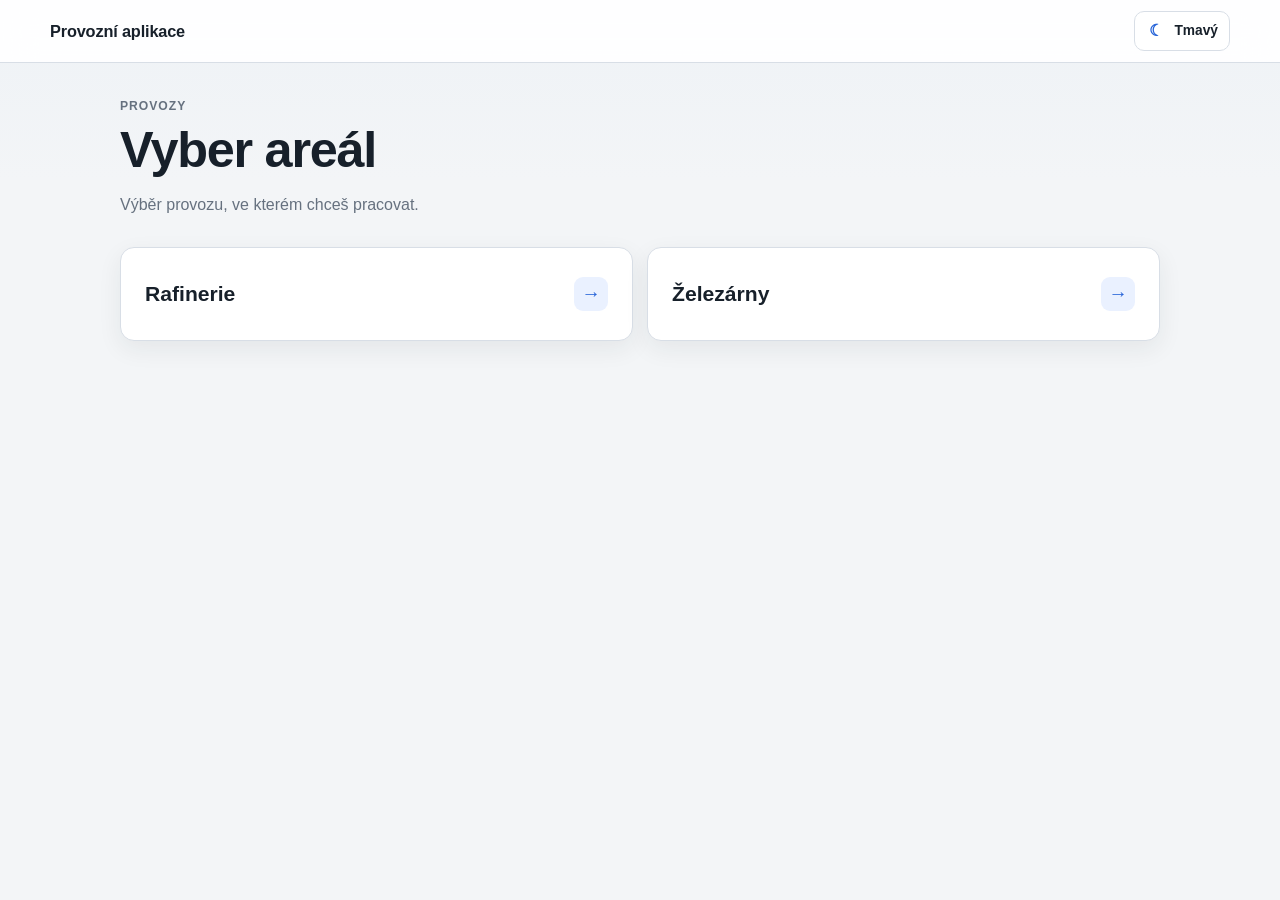
<file: index.html>
<!DOCTYPE html>
<html lang="cs">
<head>
  <meta charset="UTF-8">
  <meta name="viewport" content="width=device-width, initial-scale=1.0">
  <meta name="theme-color" content="#f3f5f7">
  <title>Provozní aplikace</title>
  <script src="assets/theme.js?v=1"></script>
  <link rel="stylesheet" href="assets/styles.css?v=1">
</head>
<body>
  <header class="app-bar">
    <div class="app-bar-inner">
      <a class="app-brand" href="index.html">Provozní aplikace</a>
      <button class="theme-toggle" type="button" data-theme-toggle aria-label="Přepnout motiv">
        <span class="theme-toggle-icon" data-theme-icon aria-hidden="true">☾</span>
        <span data-theme-label>Tmavý</span>
      </button>
    </div>
  </header>
  <main class="page-shell">
    <header class="page-header">
      <p class="eyebrow">Provozy</p>
      <h1>Vyber areál</h1>
      <p class="page-description">Výběr provozu, ve kterém chceš pracovat.</p>
    </header>

    <section class="menu-list" aria-label="Výběr areálu">
      <a class="menu-card" href="rafinerie/rafinerie.html">
        <span>Rafinerie</span>
        <span class="menu-arrow" aria-hidden="true">→</span>
      </a>
      <a class="menu-card" href="zelezarny/zelezarny.html">
        <span>Železárny</span>
        <span class="menu-arrow" aria-hidden="true">→</span>
      </a>
    </section>
  </main>
</body>
</html>
</file>
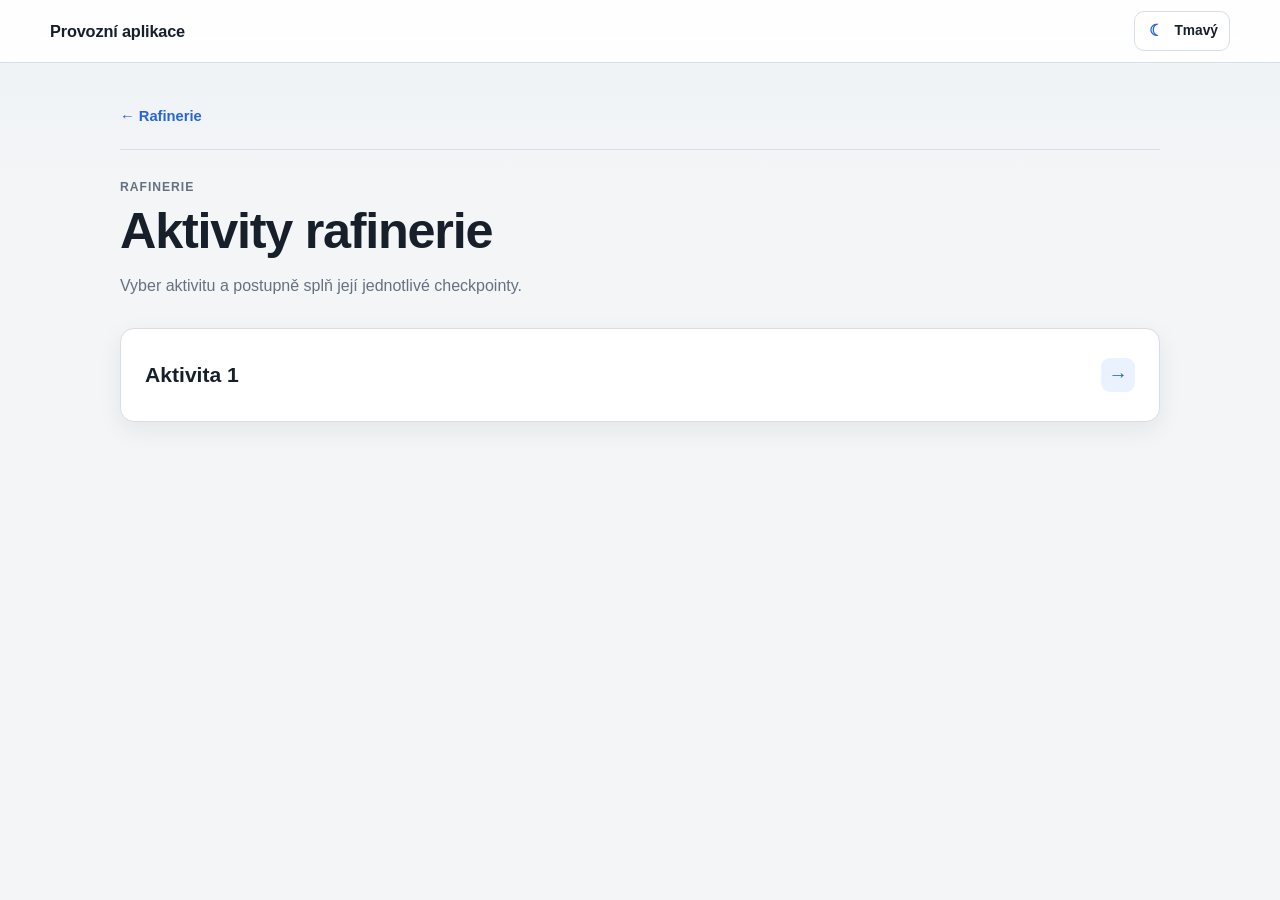
<file: rafinerie/aktivity-rafinerie.html>
<!DOCTYPE html>
<html lang="cs">
<head>
  <meta charset="UTF-8">
  <meta name="viewport" content="width=device-width, initial-scale=1.0">
  <meta name="theme-color" content="#f3f5f7">
  <title>Aktivity rafinerie</title>
  <script src="../assets/theme.js?v=1"></script>
  <link rel="stylesheet" href="../assets/styles.css?v=1">
</head>
<body>
  <header class="app-bar">
    <div class="app-bar-inner">
      <a class="app-brand" href="../index.html">Provozní aplikace</a>
      <button class="theme-toggle" type="button" data-theme-toggle aria-label="Přepnout motiv">
        <span class="theme-toggle-icon" data-theme-icon aria-hidden="true">☾</span>
        <span data-theme-label>Tmavý</span>
      </button>
    </div>
  </header>
  <main class="page-shell">
    <nav class="top-nav" aria-label="Navigace">
      <a class="back-link" href="rafinerie.html">← Rafinerie</a>
    </nav>

    <header class="page-header">
      <p class="eyebrow">Rafinerie</p>
      <h1>Aktivity rafinerie</h1>
      <p class="page-description">Vyber aktivitu a postupně splň její jednotlivé checkpointy.</p>
    </header>

    <section class="menu-list" aria-label="Výběr aktivity rafinerie">
      <a class="menu-card" href="aktivity/aktivita-1.html">
        <span>Aktivita 1</span>
        <span class="menu-arrow" aria-hidden="true">→</span>
      </a>
    </section>
  </main>
</body>
</html>
</file>
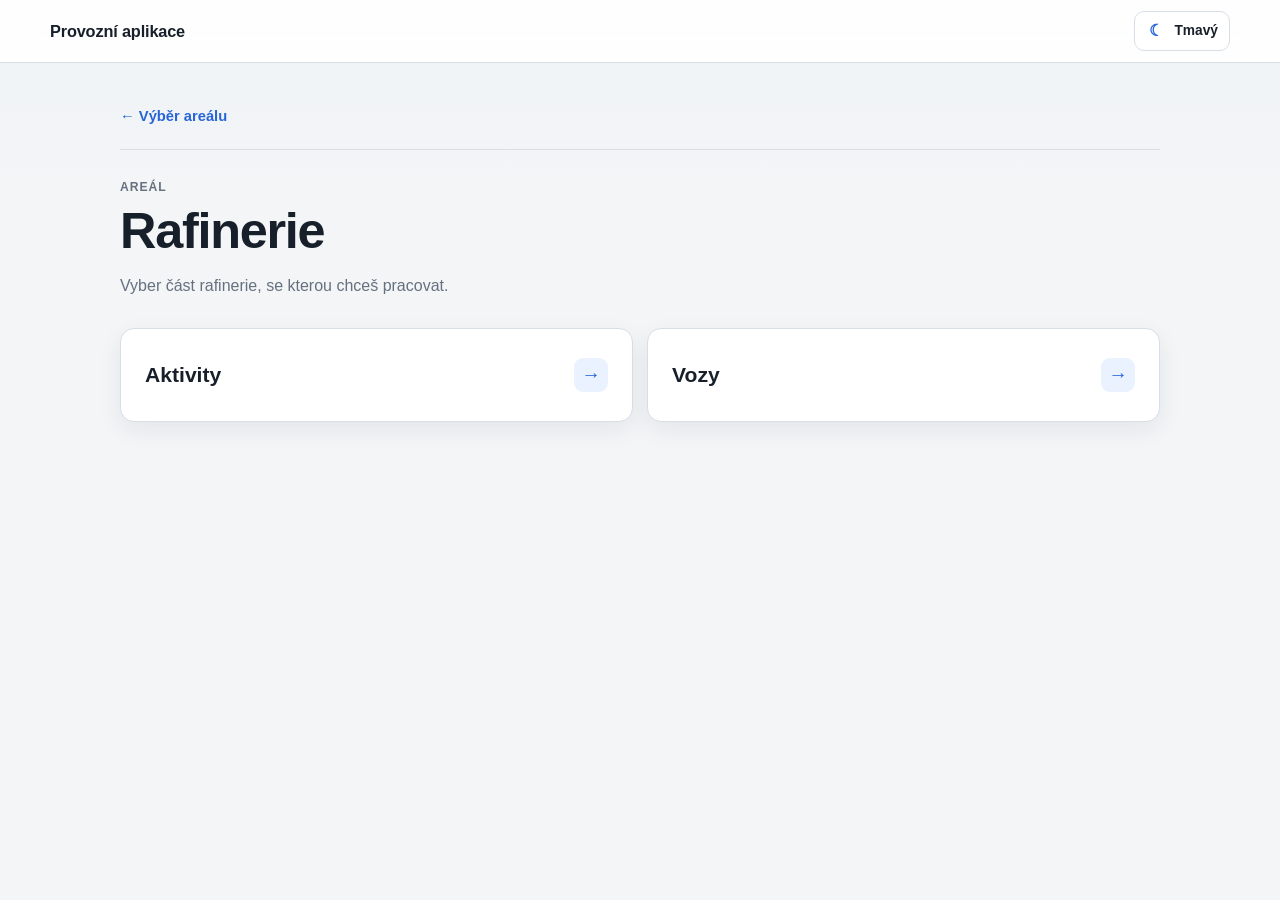
<file: rafinerie/rafinerie.html>
<!DOCTYPE html>
<html lang="cs">
<head>
  <meta charset="UTF-8">
  <meta name="viewport" content="width=device-width, initial-scale=1.0">
  <meta name="theme-color" content="#f3f5f7">
  <title>Rafinerie</title>
  <script src="../assets/theme.js?v=1"></script>
  <link rel="stylesheet" href="../assets/styles.css?v=1">
</head>
<body>
  <header class="app-bar">
    <div class="app-bar-inner">
      <a class="app-brand" href="../index.html">Provozní aplikace</a>
      <button class="theme-toggle" type="button" data-theme-toggle aria-label="Přepnout motiv">
        <span class="theme-toggle-icon" data-theme-icon aria-hidden="true">☾</span>
        <span data-theme-label>Tmavý</span>
      </button>
    </div>
  </header>
  <main class="page-shell">
    <nav class="top-nav" aria-label="Navigace">
      <a class="back-link" href="../index.html">← Výběr areálu</a>
    </nav>

    <header class="page-header">
      <p class="eyebrow">Areál</p>
      <h1>Rafinerie</h1>
      <p class="page-description">Vyber část rafinerie, se kterou chceš pracovat.</p>
    </header>

    <section class="menu-list" aria-label="Výběr části rafinerie">
      <a class="menu-card" href="aktivity-rafinerie.html">
        <span>Aktivity</span>
        <span class="menu-arrow" aria-hidden="true">→</span>
      </a>
      <a class="menu-card" href="vozy.html">
        <span>Vozy</span>
        <span class="menu-arrow" aria-hidden="true">→</span>
      </a>
    </section>
  </main>
</body>
</html>
</file>
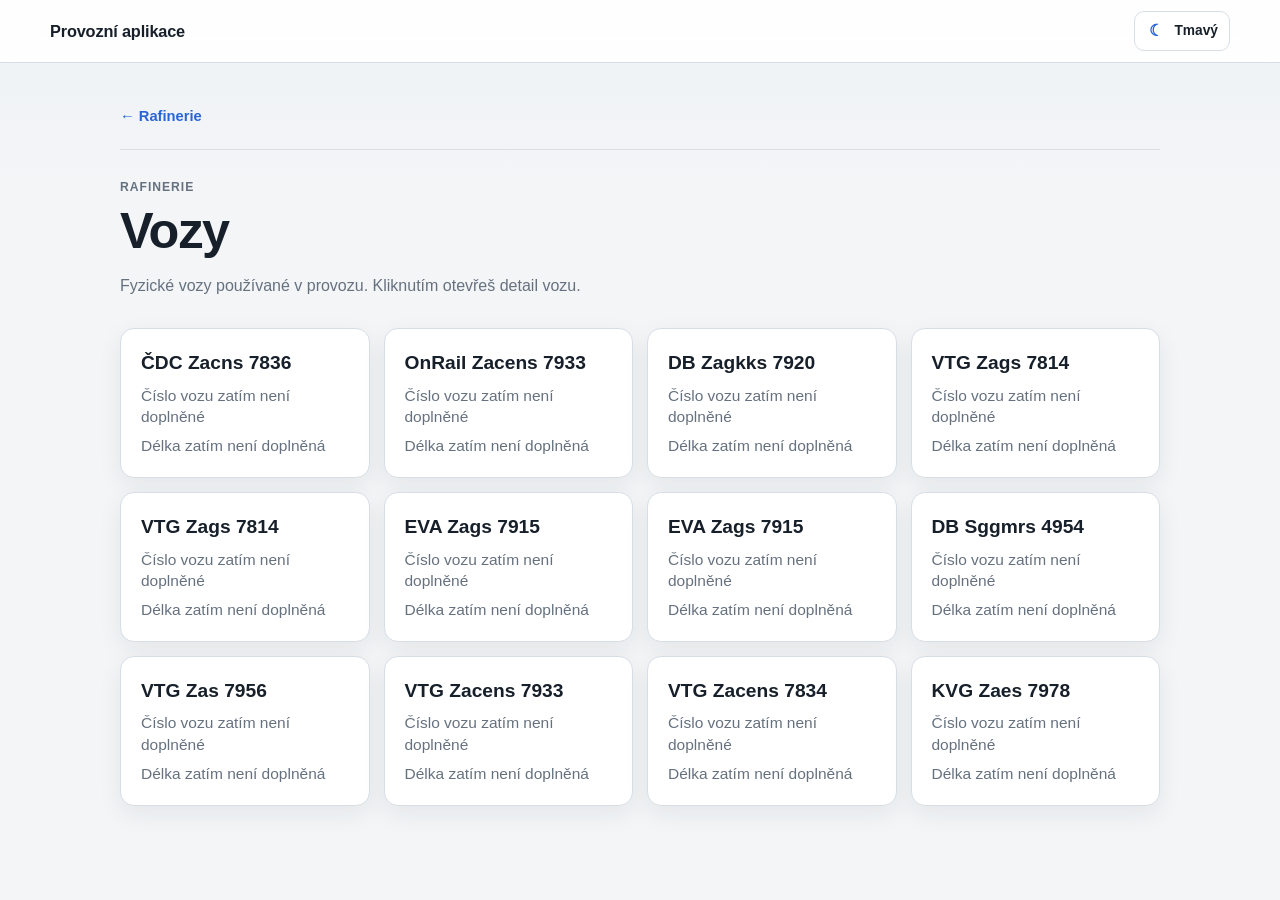
<file: rafinerie/vozy.html>
<!DOCTYPE html>
<html lang="cs">
<head>
  <meta charset="UTF-8">
  <meta name="viewport" content="width=device-width, initial-scale=1.0">
  <meta name="theme-color" content="#f3f5f7">
  <title>Vozy rafinerie</title>
  <script src="../assets/theme.js?v=1"></script>
  <link rel="stylesheet" href="../assets/styles.css?v=1">
  <script src="data/vozy.js?v=1" defer></script>
  <script src="../assets/wagon-ui.js?v=1" defer></script>
  <script src="../assets/wagon-catalog.js?v=1" defer></script>
</head>
<body>
  <header class="app-bar">
    <div class="app-bar-inner">
      <a class="app-brand" href="../index.html">Provozní aplikace</a>
      <button class="theme-toggle" type="button" data-theme-toggle aria-label="Přepnout motiv">
        <span class="theme-toggle-icon" data-theme-icon aria-hidden="true">☾</span>
        <span data-theme-label>Tmavý</span>
      </button>
    </div>
  </header>
  <main class="page-shell">
    <nav class="top-nav" aria-label="Navigace">
      <a class="back-link" href="rafinerie.html">← Rafinerie</a>
    </nav>

    <header class="page-header">
      <p class="eyebrow">Rafinerie</p>
      <h1>Vozy</h1>
      <p class="page-description">Fyzické vozy používané v provozu. Kliknutím otevřeš detail vozu.</p>
    </header>

    <section class="wagon-catalog-grid" id="wagonCatalog" aria-label="Katalog vozů"></section>
  </main>
</body>
</html>
</file>
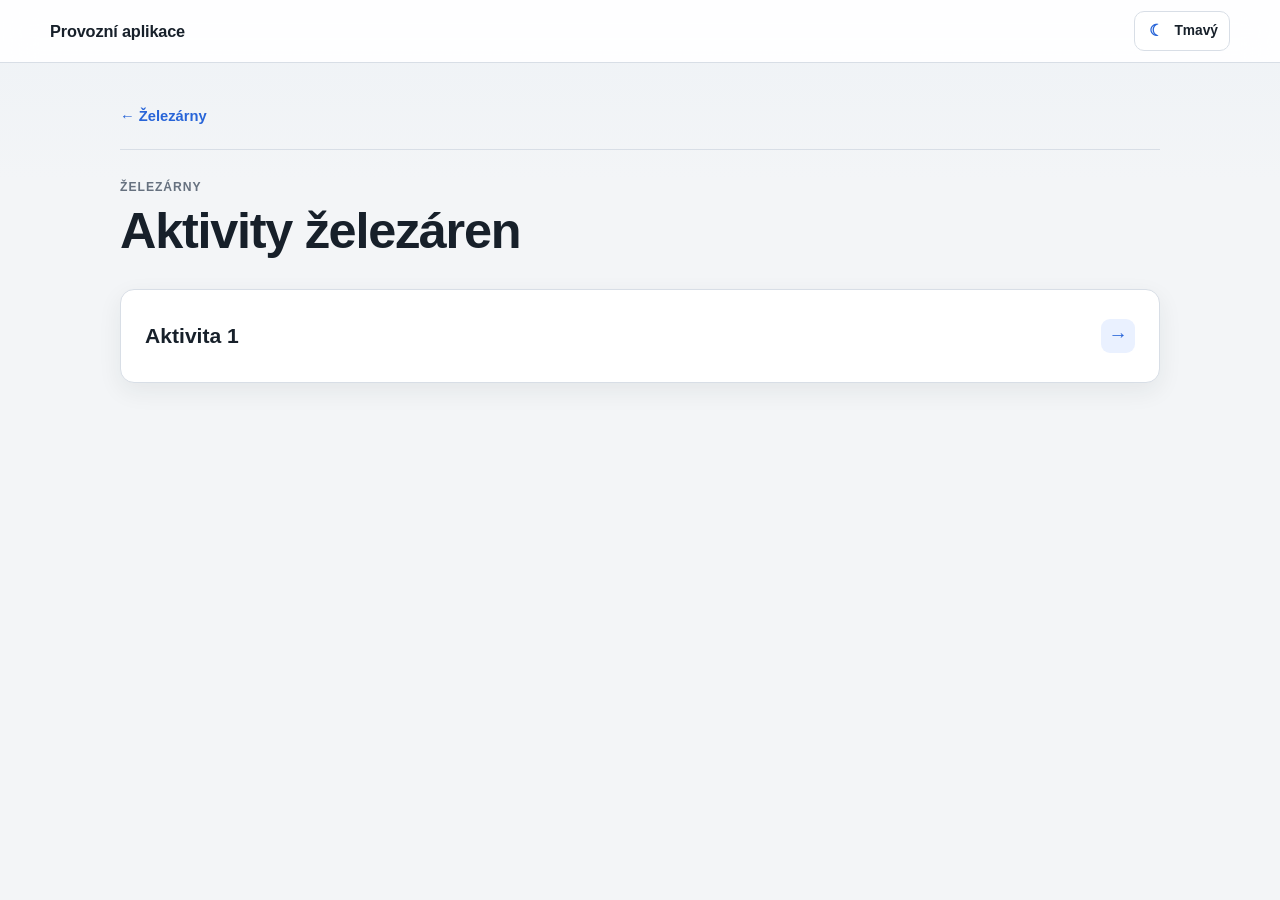
<file: zelezarny/aktivity-zelezarny.html>
<!DOCTYPE html>
<html lang="cs">
<head>
  <meta charset="UTF-8">
  <meta name="viewport" content="width=device-width, initial-scale=1.0">
  <meta name="theme-color" content="#f3f5f7">
  <title>Aktivity železáren</title>
  <script src="../assets/theme.js?v=1"></script>
  <link rel="stylesheet" href="../assets/styles.css?v=1">
</head>
<body>
  <header class="app-bar">
    <div class="app-bar-inner">
      <a class="app-brand" href="../index.html">Provozní aplikace</a>
      <button class="theme-toggle" type="button" data-theme-toggle aria-label="Přepnout motiv">
        <span class="theme-toggle-icon" data-theme-icon aria-hidden="true">☾</span>
        <span data-theme-label>Tmavý</span>
      </button>
    </div>
  </header>
  <main class="page-shell">
    <nav class="top-nav" aria-label="Navigace">
      <a class="back-link" href="zelezarny.html">← Železárny</a>
    </nav>

    <header class="page-header">
      <p class="eyebrow">Železárny</p>
      <h1>Aktivity železáren</h1>
      <p class="page-description"></p>
    </header>

    <section class="menu-list" aria-label="Výběr aktivity železáren">
      <a class="menu-card" href="aktivity/aktivita-1.html">
        <span>Aktivita 1</span>
        <span class="menu-arrow" aria-hidden="true">→</span>
      </a>
    </section>
  </main>
</body>
</html>
</file>
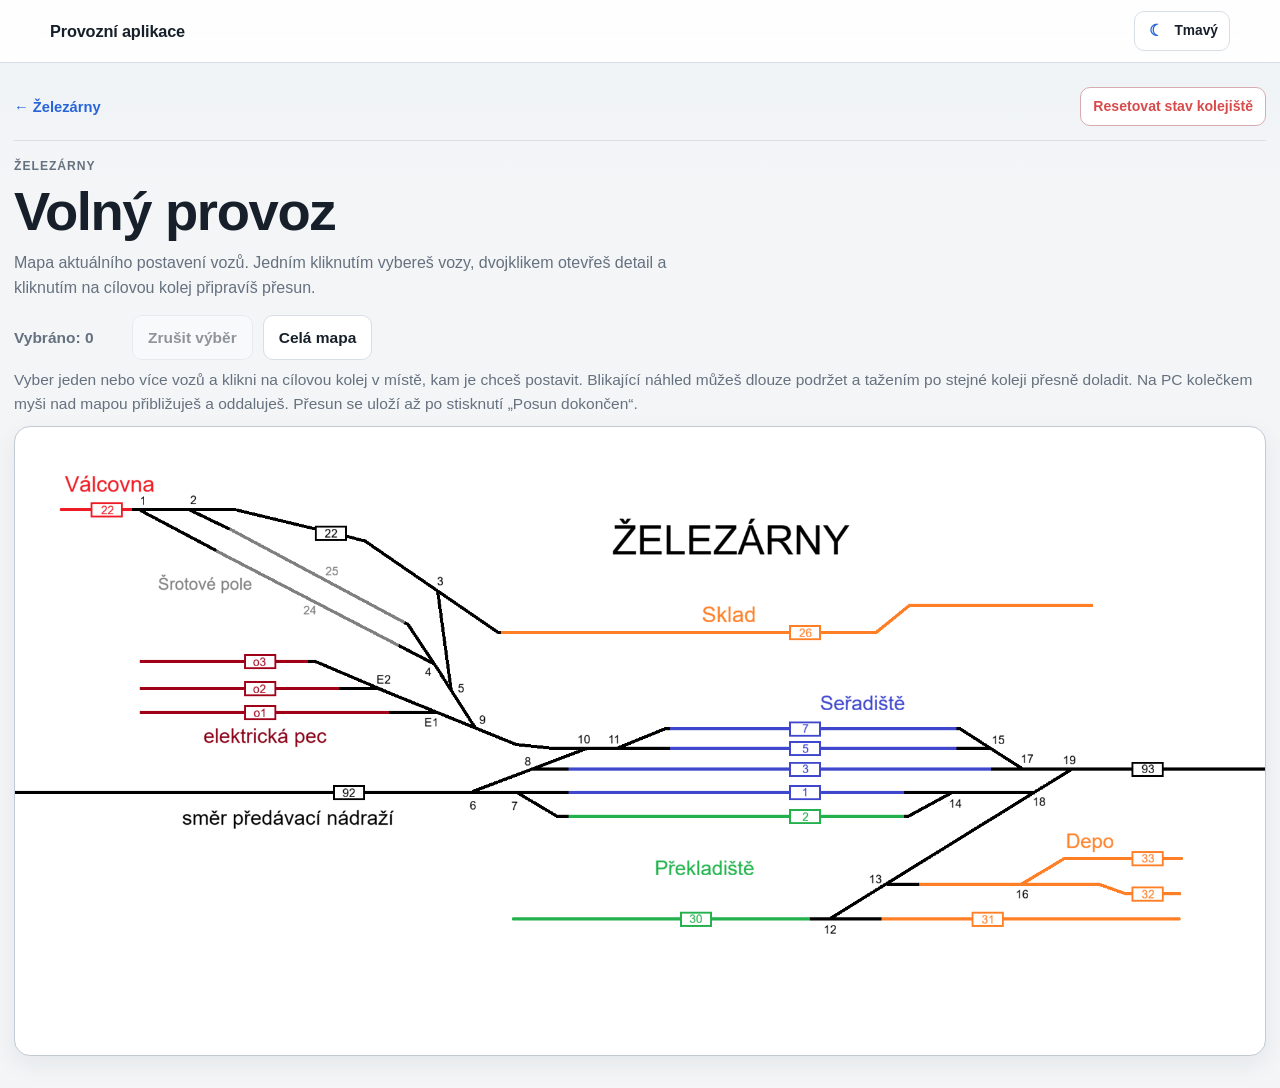
<file: zelezarny/mapa.html>
<!DOCTYPE html>
<html lang="cs">
<head>
  <meta charset="UTF-8">
  <meta name="viewport" content="width=device-width, initial-scale=1.0">
  <meta name="theme-color" content="#f3f5f7">
  <title>Volný provoz železáren</title>
  <script src="../assets/theme.js?v=1"></script>
  <link rel="stylesheet" href="../assets/styles.css?v=1">
  <link rel="stylesheet" href="../assets/yard-map.css?v=1">
  <script src="data/vozy.js?v=1" defer></script>
  <script src="data/mapa-data.js?v=1" defer></script>
  <script src="../assets/wagon-ui.js?v=1" defer></script>
  <script src="../assets/yard-map.js?v=1" defer></script>
</head>
<body class="yard-map-page">
  <header class="app-bar">
    <div class="app-bar-inner">
      <a class="app-brand" href="../index.html">Provozní aplikace</a>
      <button class="theme-toggle" type="button" data-theme-toggle aria-label="Přepnout motiv">
        <span class="theme-toggle-icon" data-theme-icon aria-hidden="true">☾</span>
        <span data-theme-label>Tmavý</span>
      </button>
    </div>
  </header>
  <main class="page-shell map-page-shell">
    <nav class="top-nav" aria-label="Navigace">
      <a class="back-link" href="zelezarny.html">← Železárny</a>
      <button class="reset-button" id="resetYardState" type="button">Resetovat stav kolejiště</button>
    </nav>

    <header class="page-header">
      <p class="eyebrow">Železárny</p>
      <h1>Volný provoz</h1>
      <p class="page-description">Mapa aktuálního postavení vozů. Jedním kliknutím vybereš vozy, dvojklikem otevřeš detail a kliknutím na cílovou kolej připravíš přesun.</p>
    </header>

    <div class="yard-toolbar">
      <div class="yard-toolbar-group">
        <span class="yard-selected-count" id="yardSelectedCount">Vybráno: 0</span>
        <button class="yard-action-button" id="clearYardSelection" type="button" disabled>Zrušit výběr</button>
        <button class="yard-action-button" id="fitYardMap" type="button">Celá mapa</button>
      </div>
    </div>

    <p class="yard-help">Vyber jeden nebo více vozů a klikni na cílovou kolej v místě, kam je chceš postavit. Blikající náhled můžeš dlouze podržet a tažením po stejné koleji přesně doladit. Na PC kolečkem myši nad mapou přibližuješ a oddaluješ. Přesun se uloží až po stisknutí „Posun dokončen“.</p>
    <div class="yard-map-message" id="yardMapMessage" hidden></div>

    <section class="yard-map-scroll" aria-label="Mapa železáren">
      <div class="yard-map-stage">
        <svg class="yard-map-svg" id="yardMap" viewBox="0 0 1985 882" role="img" aria-label="Schéma kolejiště železáren s vozy">
          <image href="mapa/planek.png" x="0" y="0" width="1985" height="882"></image>
          <g id="yardTrackLayer"></g>
          <g id="yardWagonLayer"></g>
        </svg>
      </div>

      <section class="yard-pending-panel" id="yardPendingPanel" hidden>
        <div class="yard-free-length">Volná délka koleje: <strong id="yardFreeLength">0,0 m</strong></div>
        <div class="yard-pending-actions">
          <button class="yard-action-button" id="cancelYardMove" type="button">Zrušit přesun</button>
          <button class="yard-action-button yard-action-button--confirm" id="confirmYardMove" type="button">Posun dokončen</button>
        </div>
      </section>
    </section>
  </main>
</body>
</html>
</file>
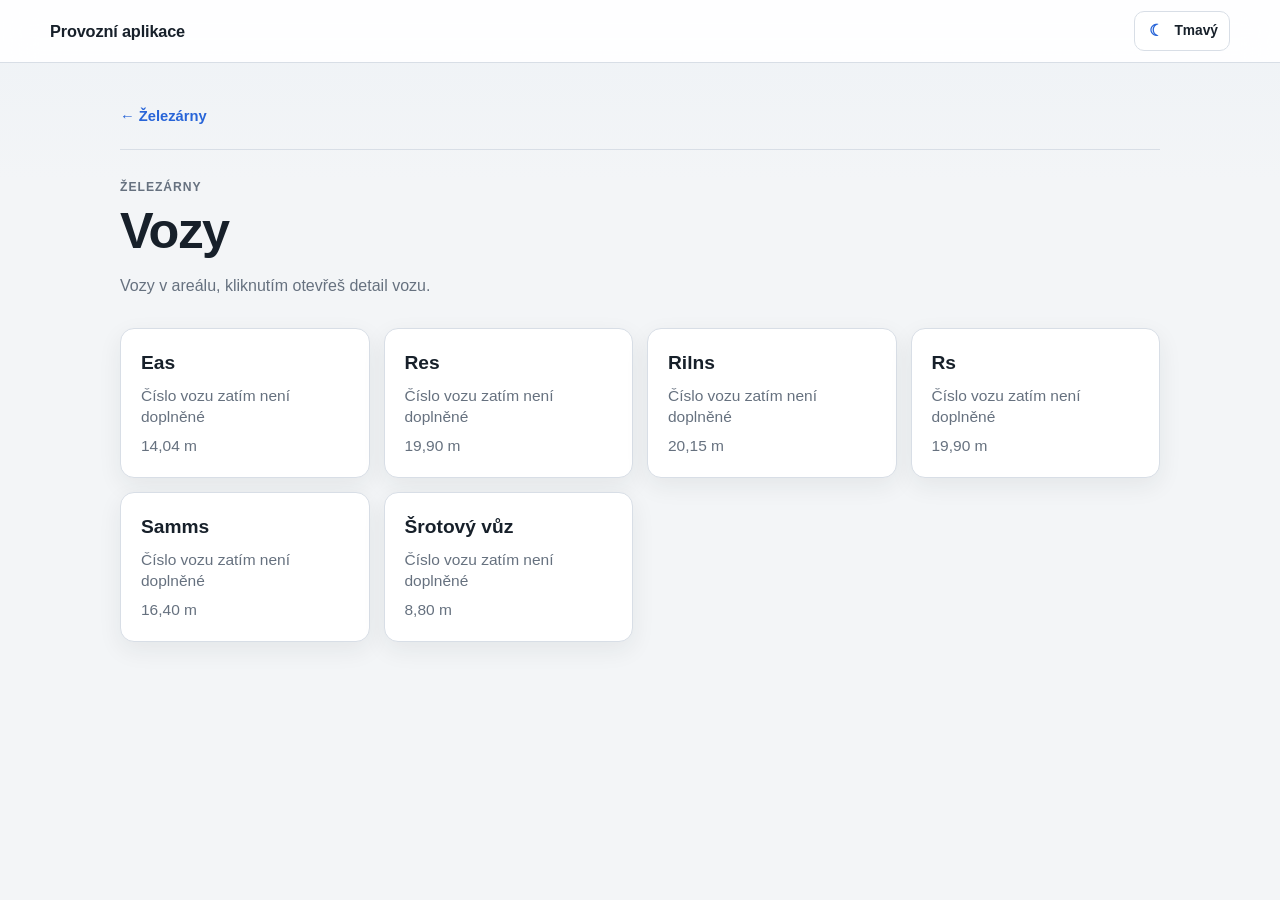
<file: zelezarny/vozy.html>
<!DOCTYPE html>
<html lang="cs">
<head>
  <meta charset="UTF-8">
  <meta name="viewport" content="width=device-width, initial-scale=1.0">
  <meta name="theme-color" content="#f3f5f7">
  <title>Vozy železáren</title>
  <script src="../assets/theme.js?v=1"></script>
  <link rel="stylesheet" href="../assets/styles.css?v=1">
  <script src="data/vozy.js?v=1" defer></script>
  <script src="../assets/wagon-ui.js?v=1" defer></script>
  <script src="../assets/wagon-catalog.js?v=1" defer></script>
</head>
<body>
  <header class="app-bar">
    <div class="app-bar-inner">
      <a class="app-brand" href="../index.html">Provozní aplikace</a>
      <button class="theme-toggle" type="button" data-theme-toggle aria-label="Přepnout motiv">
        <span class="theme-toggle-icon" data-theme-icon aria-hidden="true">☾</span>
        <span data-theme-label>Tmavý</span>
      </button>
    </div>
  </header>
  <main class="page-shell">
    <nav class="top-nav" aria-label="Navigace">
      <a class="back-link" href="zelezarny.html">← Železárny</a>
    </nav>

    <header class="page-header">
      <p class="eyebrow">Železárny</p>
      <h1>Vozy</h1>
      <p class="page-description">Vozy v areálu, kliknutím otevřeš detail vozu.</p>
    </header>

    <section class="wagon-catalog-grid" id="wagonCatalog" aria-label="Katalog vozů"></section>
  </main>
</body>
</html>
</file>
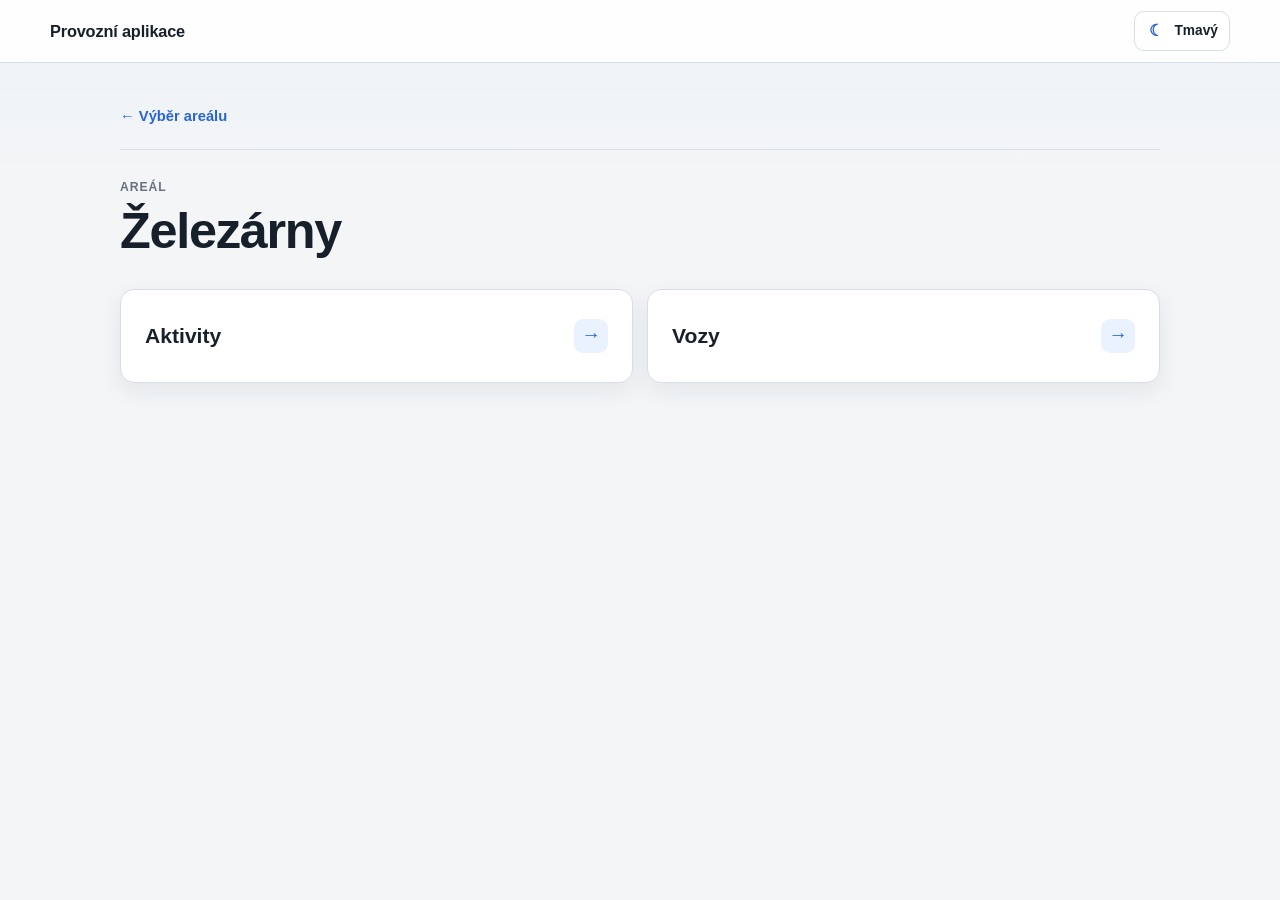
<file: zelezarny/zelezarny.html>
<!DOCTYPE html>
<html lang="cs">
<head>
  <meta charset="UTF-8">
  <meta name="viewport" content="width=device-width, initial-scale=1.0">
  <meta name="theme-color" content="#f3f5f7">
  <title>Železárny</title>
  <script src="../assets/theme.js?v=1"></script>
  <link rel="stylesheet" href="../assets/styles.css?v=1">
</head>
<body>
  <header class="app-bar">
    <div class="app-bar-inner">
      <a class="app-brand" href="../index.html">Provozní aplikace</a>
      <button class="theme-toggle" type="button" data-theme-toggle aria-label="Přepnout motiv">
        <span class="theme-toggle-icon" data-theme-icon aria-hidden="true">☾</span>
        <span data-theme-label>Tmavý</span>
      </button>
    </div>
  </header>
  <main class="page-shell">
    <nav class="top-nav" aria-label="Navigace">
      <a class="back-link" href="../index.html">← Výběr areálu</a>
    </nav>

    <header class="page-header">
      <p class="eyebrow">Areál</p>
      <h1>Železárny</h1>
      <p class="page-description"></p>
    </header>

    <section class="menu-list" aria-label="Výběr části železáren">
      <a class="menu-card" href="aktivity-zelezarny.html">
        <span>Aktivity</span>
        <span class="menu-arrow" aria-hidden="true">→</span>
      </a>
      <!--<a class="menu-card" href="mapa.html">
        <span>Volný provoz</span>
        <span class="menu-arrow" aria-hidden="true">→</span>
      </a>-->
      <a class="menu-card" href="vozy.html">
        <span>Vozy</span>
        <span class="menu-arrow" aria-hidden="true">→</span>
      </a>
    </section>
  </main>
</body>
</html>
</file>
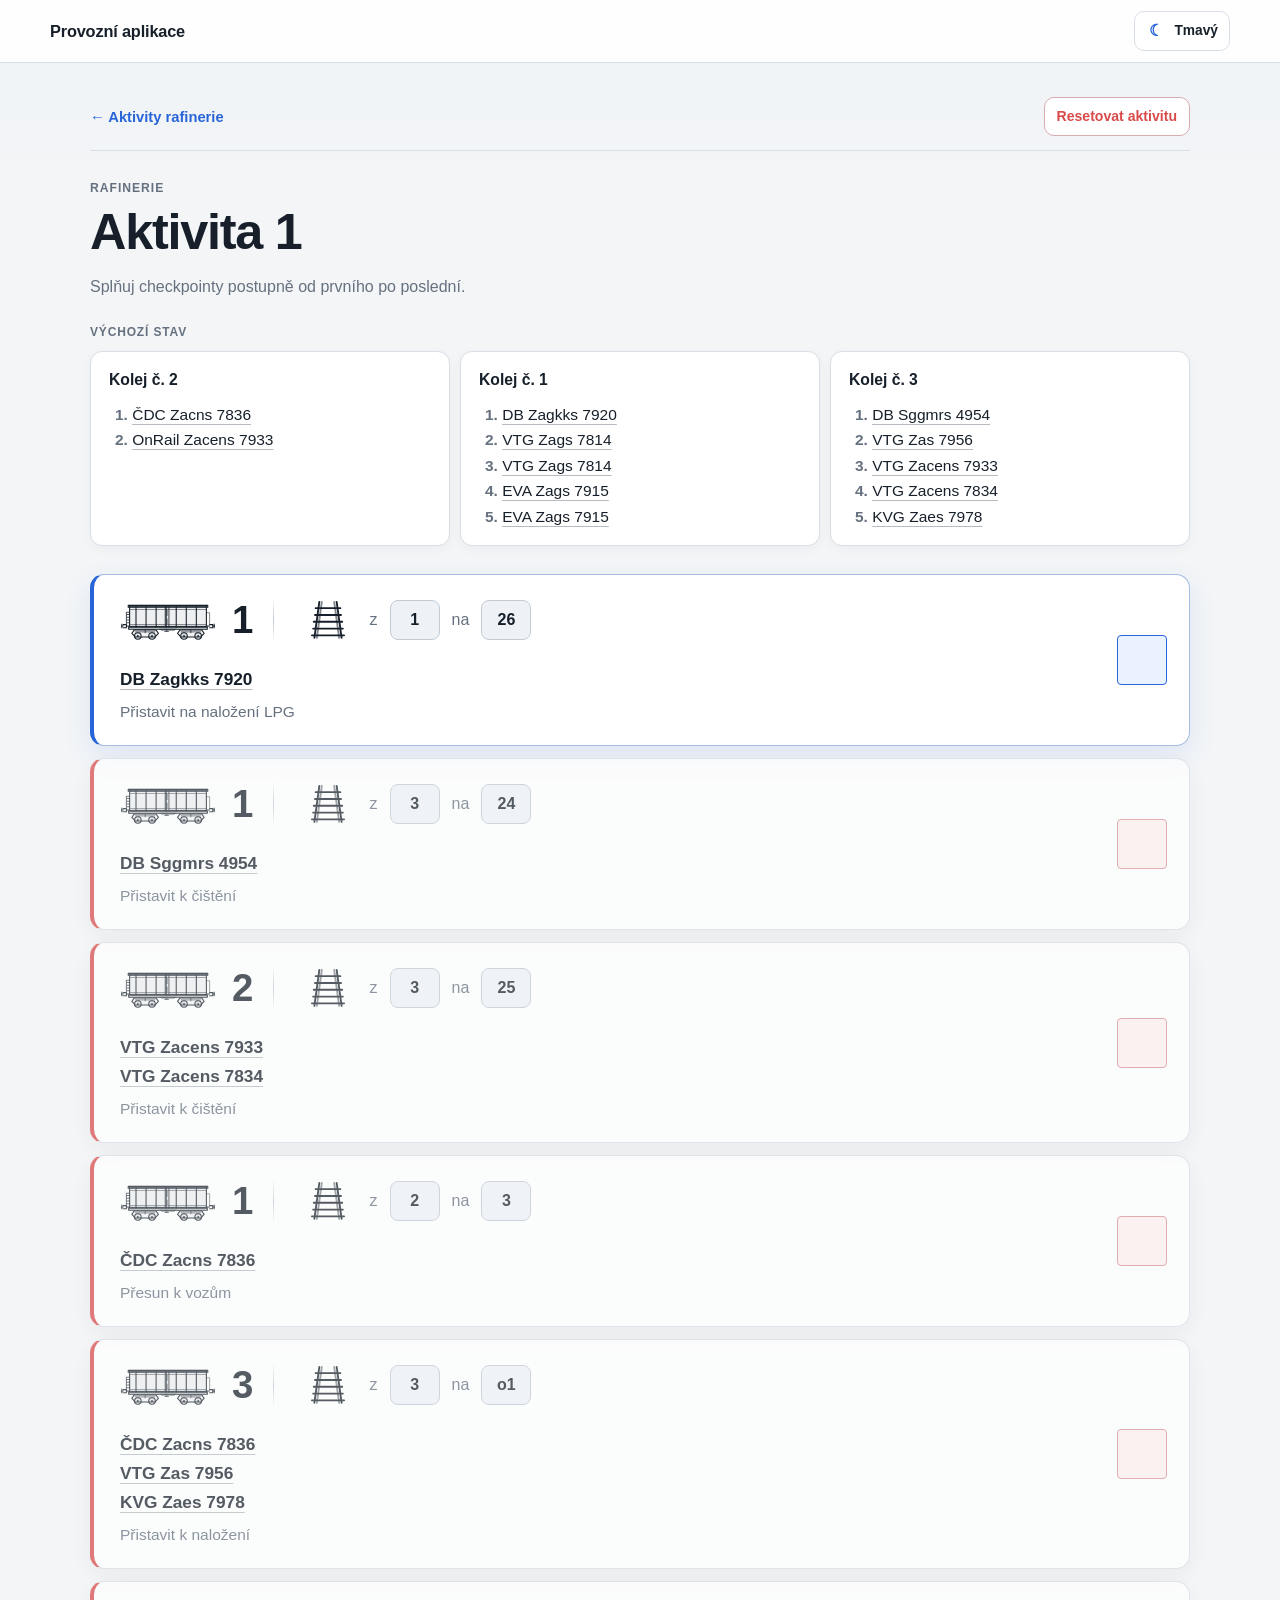
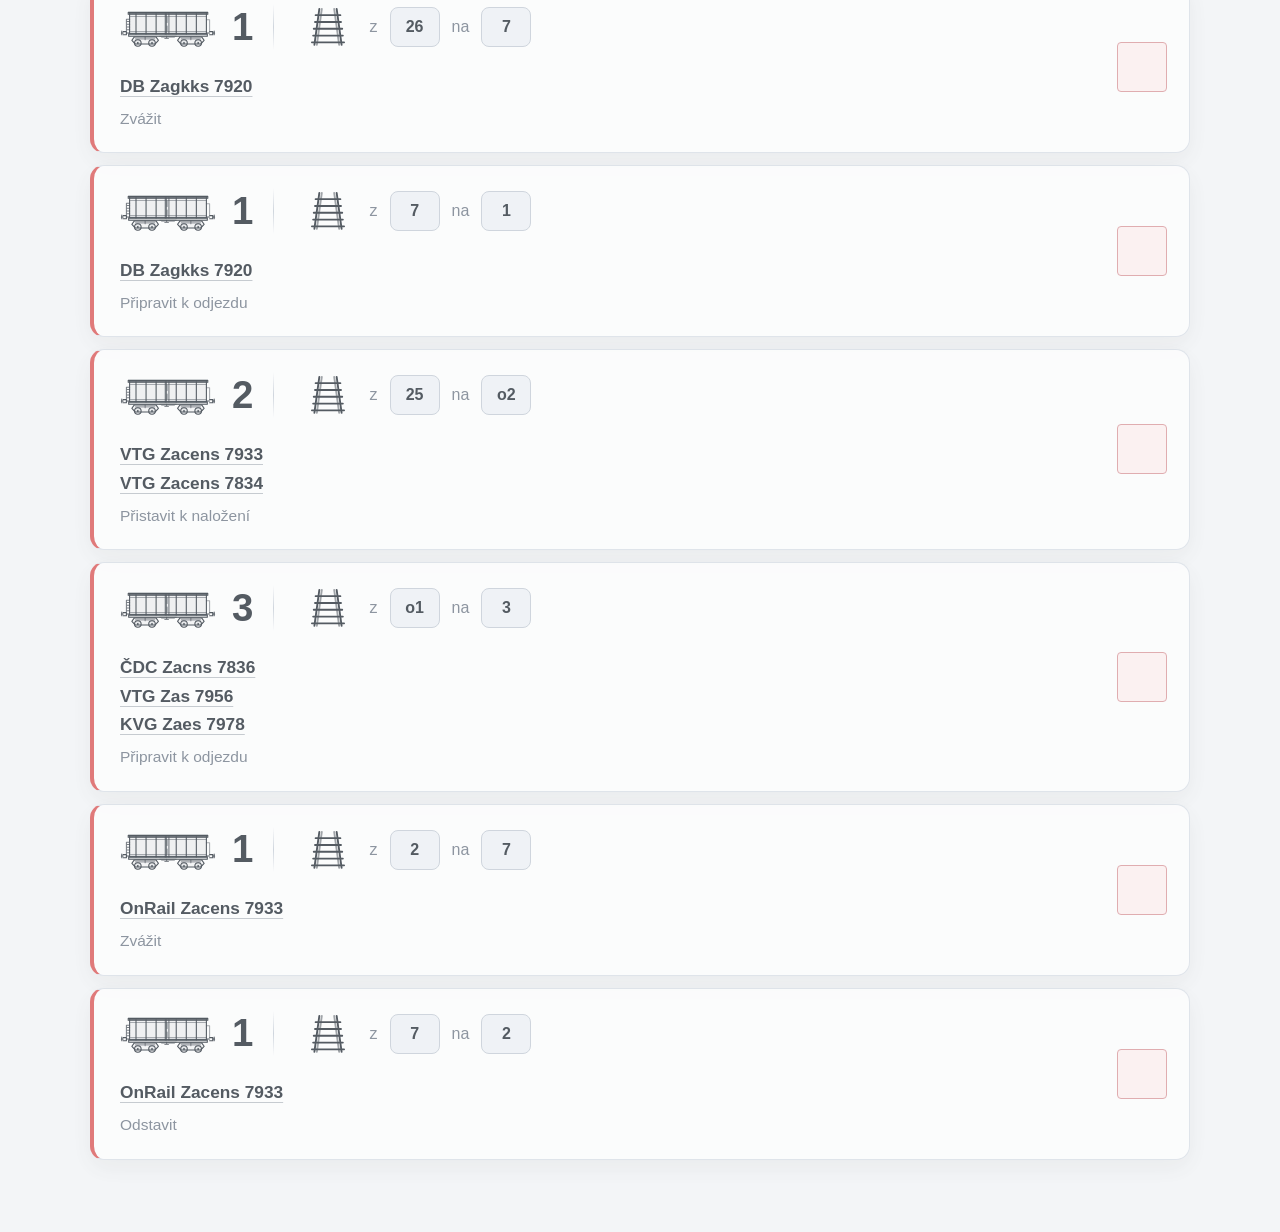
<file: rafinerie/aktivity/aktivita-1.html>
<!DOCTYPE html>
<html lang="cs">
<head>
  <meta charset="UTF-8">
  <meta name="viewport" content="width=device-width, initial-scale=1.0">
  <meta name="theme-color" content="#f3f5f7">
  <title>Aktivita 1</title>
  <script src="../../assets/theme.js?v=1"></script>
  <link rel="stylesheet" href="../../assets/styles.css?v=1">
  <script src="../data/vozy.js?v=1" defer></script>
  <script src="aktivita-1-data.js?v=1" defer></script>
  <script src="../../assets/wagon-ui.js?v=1" defer></script>
  <script src="../../assets/activity.js?v=1" defer></script>
</head>
<body>
  <header class="app-bar">
    <div class="app-bar-inner">
      <a class="app-brand" href="../../index.html">Provozní aplikace</a>
      <button class="theme-toggle" type="button" data-theme-toggle aria-label="Přepnout motiv">
        <span class="theme-toggle-icon" data-theme-icon aria-hidden="true">☾</span>
        <span data-theme-label>Tmavý</span>
      </button>
    </div>
  </header>
  <main class="page-shell activity-page">
    <nav class="top-nav" aria-label="Navigace">
      <a class="back-link" href="../aktivity-rafinerie.html">← Aktivity rafinerie</a>
      <button class="reset-button" id="resetActivity" type="button">Resetovat aktivitu</button>
    </nav>

    <header class="page-header activity-header">
      <p class="eyebrow">Rafinerie</p>
      <h1 id="activityTitle">Aktivita 1</h1>
      <p class="page-description" id="activityDescription"></p>
    </header>

    <section class="initial-state" id="initialState" aria-label="Výchozí stav aktivity"></section>

    <section class="checkpoint-list" id="checkpointList" aria-label="Checkpointy aktivity">
      
    </section>
  </main>
</body>
</html>
</file>
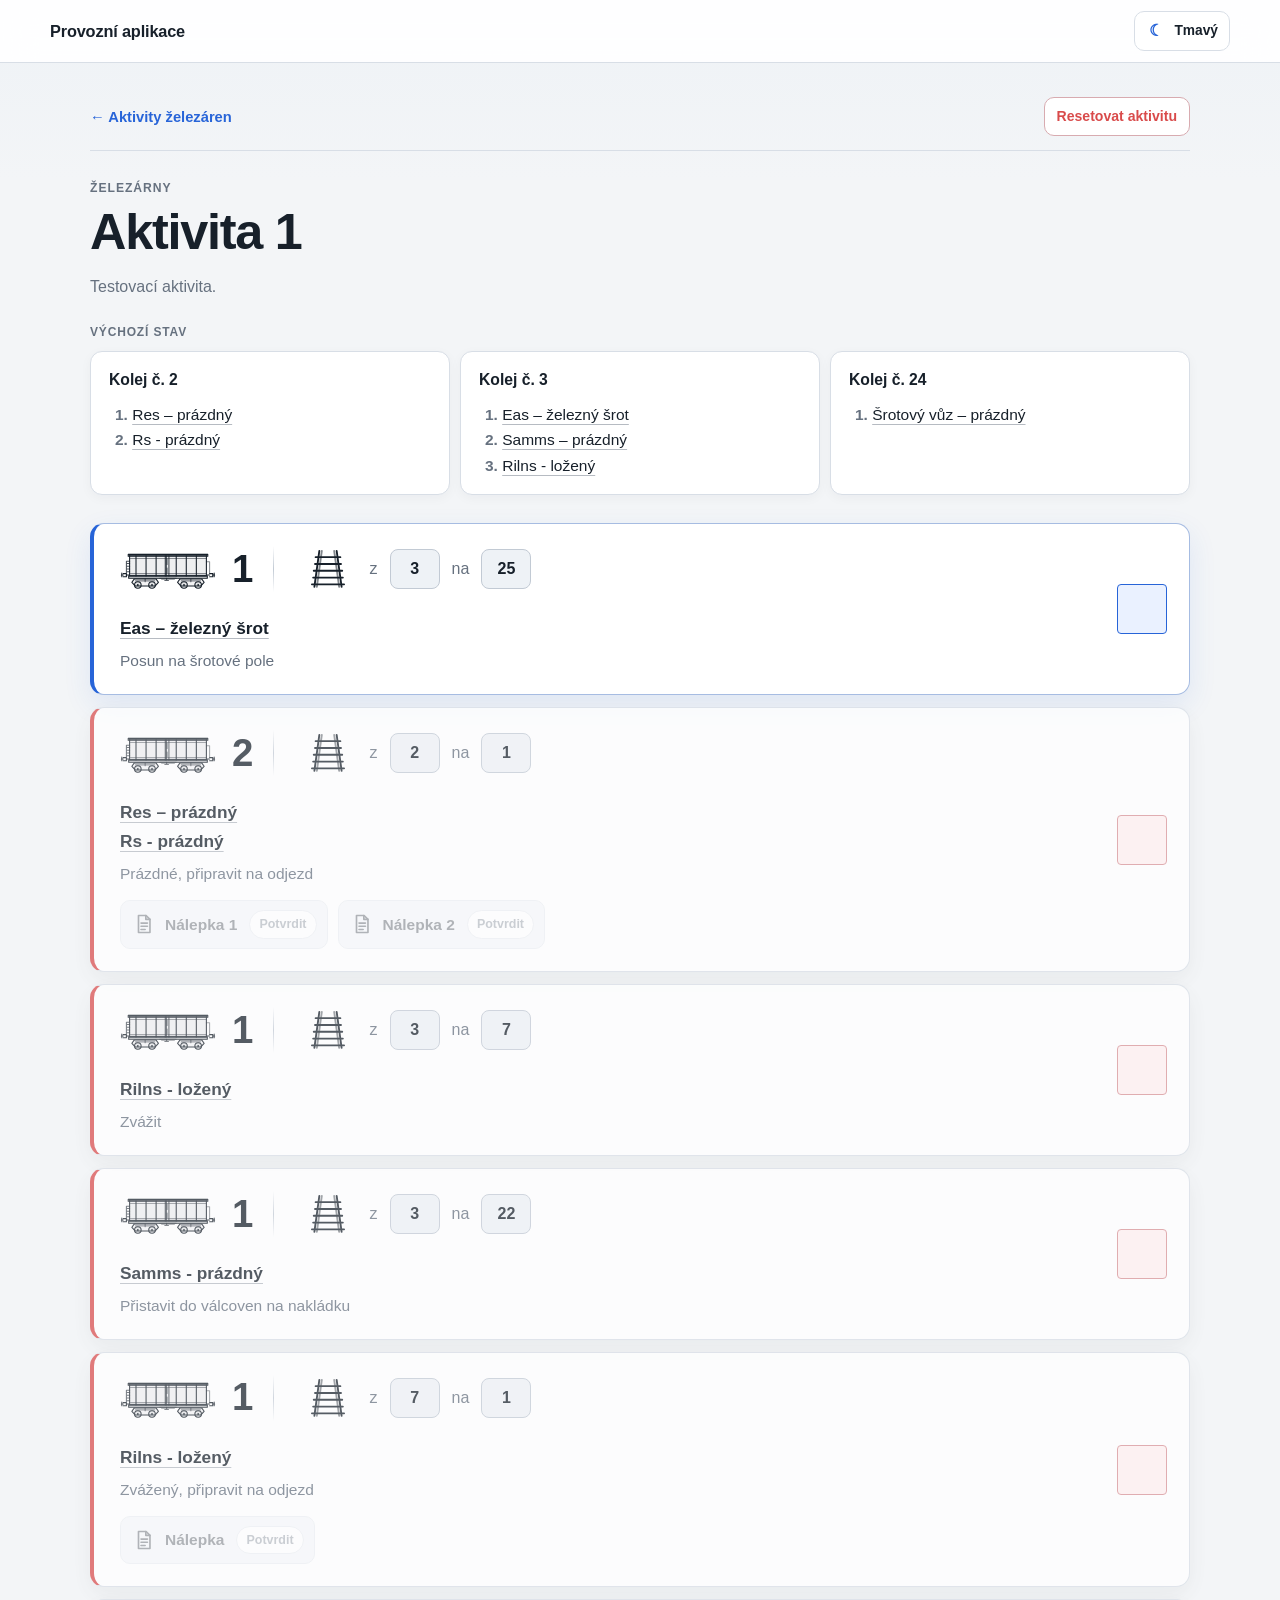
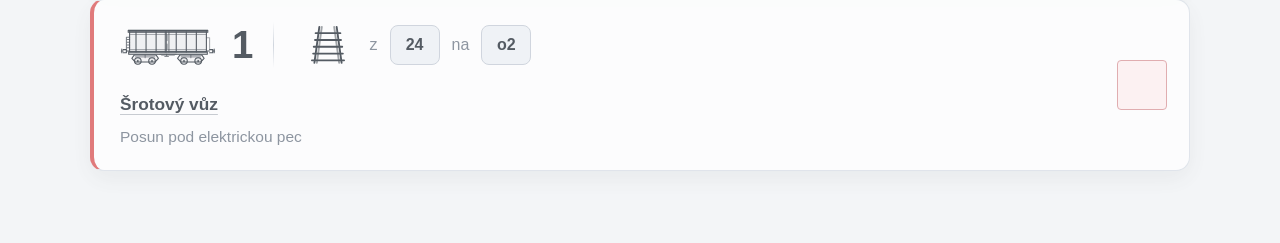
<file: zelezarny/aktivity/aktivita-1.html>
<!DOCTYPE html>
<html lang="cs">
<head>
  <meta charset="UTF-8">
  <meta name="viewport" content="width=device-width, initial-scale=1.0">
  <meta name="theme-color" content="#f3f5f7">
  <title>Aktivita 1</title>
  <script src="../../assets/theme.js?v=1"></script>
  <link rel="stylesheet" href="../../assets/styles.css?v=1">
  <script src="../data/vozy.js?v=1" defer></script>
  <script src="aktivita-1-data.js?v=1" defer></script>
  <script src="../../assets/wagon-ui.js?v=1" defer></script>
  <script src="../../assets/activity.js?v=1" defer></script>
</head>
<body>
  <header class="app-bar">
    <div class="app-bar-inner">
      <a class="app-brand" href="../../index.html">Provozní aplikace</a>
      <button class="theme-toggle" type="button" data-theme-toggle aria-label="Přepnout motiv">
        <span class="theme-toggle-icon" data-theme-icon aria-hidden="true">☾</span>
        <span data-theme-label>Tmavý</span>
      </button>
    </div>
  </header>
  <main class="page-shell activity-page">
    <nav class="top-nav" aria-label="Navigace">
      <a class="back-link" href="../aktivity-zelezarny.html">← Aktivity železáren</a>
      <button class="reset-button" id="resetActivity" type="button">Resetovat aktivitu</button>
    </nav>

    <header class="page-header activity-header">
      <p class="eyebrow">Železárny</p>
      <h1 id="activityTitle">Aktivita 1</h1>
      <p class="page-description" id="activityDescription"></p>
    </header>

    <section class="initial-state" id="initialState" aria-label="Výchozí stav aktivity"></section>

    <section class="checkpoint-list" id="checkpointList" aria-label="Checkpointy aktivity">
    </section>
  </main>
</body>
</html>
</file>
<file: assets/styles.css>
:root {
  color-scheme: light;
  --background: #f3f5f7;
  --surface: #ffffff;
  --surface-hover: #f8fafc;
  --surface-muted: #eef2f6;
  --surface-raised: #ffffff;
  --text: #17202a;
  --muted: #66717f;
  --line: #d8dee6;
  --line-strong: #c2cad4;
  --accent: #2764d8;
  --accent-hover: #1f55bd;
  --accent-soft: #eaf1ff;
  --danger: #d94b4b;
  --danger-soft: #fff0f0;
  --success: #238c4c;
  --success-soft: #e9f7ee;
  --radius: 14px;
  --shadow: 0 8px 24px rgba(27, 38, 49, 0.07);
  --shadow-raised: 0 18px 48px rgba(27, 38, 49, 0.14);
}

html[data-theme="dark"] {
  color-scheme: dark;
  --background: #111827;
  --surface: #18212f;
  --surface-hover: #202b3b;
  --surface-muted: #222d3d;
  --surface-raised: #1b2534;
  --text: #edf2f7;
  --muted: #a5b0be;
  --line: #334155;
  --line-strong: #475569;
  --accent: #7aa7ff;
  --accent-hover: #9bbdff;
  --accent-soft: #1e3357;
  --danger: #ef6b6b;
  --danger-soft: #3a2025;
  --success: #5ad083;
  --success-soft: #173725;
  --shadow: 0 10px 28px rgba(0, 0, 0, 0.22);
  --shadow-raised: 0 20px 55px rgba(0, 0, 0, 0.38);
}

* {
  box-sizing: border-box;
}

html {
  min-height: 100%;
  background: var(--background);
}

body {
  min-height: 100vh;
  margin: 0;
  background: linear-gradient(180deg, var(--surface-muted) 0, var(--background) 180px, var(--background) 100%);
  color: var(--text);
  font-family: "Segoe UI Variable Text", "Segoe UI", Roboto, "Helvetica Neue", Arial, sans-serif;
  font-size: 15.5px;
  line-height: 1.5;
  font-weight: 400;
  letter-spacing: 0;
}

a {
  -webkit-tap-highlight-color: transparent;
}

button {
  -webkit-tap-highlight-color: transparent;
  font: inherit;
}

.app-bar {
  position: sticky;
  top: 0;
  z-index: 900;
  width: 100%;
  border-bottom: 1px solid var(--line);
  background: color-mix(in srgb, var(--surface) 92%, transparent);
  backdrop-filter: blur(16px);
}

.app-bar-inner {
  width: min(1180px, calc(100% - 32px));
  min-height: 62px;
  display: flex;
  align-items: center;
  justify-content: space-between;
  gap: 20px;
  margin: 0 auto;
}

.app-brand {
  color: var(--text);
  font-family: "Segoe UI Variable Display", "Segoe UI Variable Text", "Segoe UI", Roboto, "Helvetica Neue", Arial, sans-serif;
  font-size: 1.02rem;
  font-weight: 650;
  letter-spacing: -0.01em;
  text-decoration: none;
}

.theme-toggle {
  min-height: 38px;
  display: inline-flex;
  align-items: center;
  gap: 8px;
  padding: 7px 11px;
  border: 1px solid var(--line);
  border-radius: 10px;
  background: var(--surface);
  color: var(--text);
  font-size: 0.86rem;
  font-weight: 600;
  cursor: pointer;
  transition: border-color 150ms ease, background 150ms ease, transform 150ms ease;
}

.theme-toggle:hover,
.theme-toggle:focus-visible {
  border-color: var(--line-strong);
  background: var(--surface-hover);
  transform: translateY(-1px);
}

.theme-toggle-icon {
  width: 20px;
  display: inline-grid;
  place-items: center;
  color: var(--accent);
  font-size: 1rem;
}

.page-shell {
  width: min(1040px, calc(100% - 32px));
  margin: 0 auto;
  padding: 34px 0 72px;
}

.activity-page {
  width: min(1100px, calc(100% - 32px));
}

.top-nav {
  min-height: 46px;
  display: flex;
  align-items: center;
  justify-content: space-between;
  gap: 16px;
  margin-bottom: 28px;
  padding-bottom: 14px;
  border-bottom: 1px solid var(--line);
}

.back-link {
  min-height: 38px;
  display: inline-flex;
  align-items: center;
  padding: 6px 0;
  color: var(--accent);
  font-size: 0.92rem;
  font-weight: 600;
  text-decoration: none;
  transition: color 160ms ease;
}

.back-link:hover,
.back-link:focus-visible {
  color: var(--accent-hover);
}

.page-header {
  margin-bottom: 30px;
}

.activity-header {
  margin-bottom: 24px;
}

.eyebrow {
  margin: 0 0 8px;
  color: var(--muted);
  font-size: 0.76rem;
  font-weight: 600;
  letter-spacing: 0.08em;
  text-transform: uppercase;
}

h1 {
  max-width: 850px;
  margin: 0;
  font-size: clamp(2rem, 5vw, 3.15rem);
  line-height: 1.08;
  font-weight: 650;
  letter-spacing: -0.025em;
}

.page-description {
  max-width: 690px;
  margin: 14px 0 0;
  color: var(--muted);
  font-size: 1rem;
  line-height: 1.58;
  font-weight: 400;
}

.menu-list {
  display: grid;
  grid-template-columns: repeat(auto-fit, minmax(250px, 1fr));
  gap: 14px;
}

.menu-card {
  min-height: 94px;
  display: flex;
  align-items: center;
  justify-content: space-between;
  gap: 24px;
  padding: 22px 24px;
  border: 1px solid var(--line);
  border-radius: var(--radius);
  background: var(--surface);
  color: var(--text);
  font-family: "Segoe UI Variable Display", "Segoe UI Variable Text", "Segoe UI", Roboto, "Helvetica Neue", Arial, sans-serif;
  font-size: clamp(1.08rem, 3vw, 1.32rem);
  font-weight: 650;
  text-decoration: none;
  box-shadow: var(--shadow);
  transition: transform 160ms ease, background 160ms ease, border-color 160ms ease;
}

.menu-card:hover,
.menu-card:focus-visible {
  transform: translateY(-2px);
  border-color: color-mix(in srgb, var(--accent) 48%, var(--line));
  background: var(--surface-hover);
  box-shadow: var(--shadow-raised);
}

.menu-arrow {
  width: 34px;
  height: 34px;
  flex: 0 0 34px;
  display: grid;
  place-items: center;
  border-radius: 9px;
  background: var(--accent-soft);
  color: var(--accent);
  font-size: 1.2rem;
}

.menu-card:hover .menu-arrow,
.menu-card:focus-visible .menu-arrow {
  background: color-mix(in srgb, var(--accent) 16%, var(--surface));
  color: var(--accent-hover);
}

.reset-button {
  min-height: 38px;
  padding: 8px 12px;
  border: 1px solid color-mix(in srgb, var(--danger) 35%, var(--line));
  border-radius: 10px;
  background: var(--surface);
  color: var(--danger);
  font-size: 0.88rem;
  font-weight: 600;
  cursor: pointer;
  transition: border-color 160ms ease, background 160ms ease;
}

.reset-button:hover,
.reset-button:focus-visible {
  border-color: var(--danger);
  background: var(--danger-soft);
}

.initial-state {
  margin: 0 0 28px;
}

.section-heading {
  margin-bottom: 10px;
  color: var(--muted);
  font-size: 0.75rem;
  font-weight: 600;
  letter-spacing: 0.07em;
  text-transform: uppercase;
}

.initial-track-list {
  display: grid;
  grid-template-columns: repeat(auto-fit, minmax(230px, 1fr));
  gap: 10px;
}

.initial-track {
  padding: 16px 18px;
  border: 1px solid var(--line);
  border-radius: 12px;
  background: var(--surface);
  box-shadow: 0 3px 12px rgba(27, 38, 49, 0.04);
}

.initial-track h2 {
  margin: 0 0 10px;
  color: var(--text);
  font-family: "Segoe UI Variable Display", "Segoe UI Variable Text", "Segoe UI", Roboto, "Helvetica Neue", Arial, sans-serif;
  font-size: 0.98rem;
  font-weight: 650;
}

.initial-wagon-list {
  margin: 0;
  padding-left: 1.45rem;
  color: var(--muted);
  line-height: 1.65;
  font-weight: 400;
}

.initial-wagon-list li::marker {
  color: var(--muted);
  font-weight: 700;
}

.checkpoint-list {
  display: grid;
  gap: 12px;
}

.checkpoint-card {
  position: relative;
  min-height: 164px;
  display: grid;
  grid-template-columns: minmax(0, 1fr) auto;
  align-items: stretch;
  gap: 22px;
  padding: 22px 22px 22px 26px;
  border: 1px solid var(--line);
  border-left: 4px solid var(--danger);
  border-radius: 14px;
  background: var(--surface);
  box-shadow: var(--shadow);
  transition: border-color 180ms ease, opacity 180ms ease, transform 180ms ease;
}

.checkpoint-card.is-active {
  border-color: color-mix(in srgb, var(--accent) 28%, var(--line));
  border-left-color: var(--accent);
  box-shadow: 0 10px 28px color-mix(in srgb, var(--accent) 10%, transparent);
}

.checkpoint-card.is-complete {
  border-color: color-mix(in srgb, var(--success) 30%, var(--line));
  border-left-color: var(--success);
  background: color-mix(in srgb, var(--success-soft) 32%, var(--surface));
}

.checkpoint-card.is-locked {
  opacity: 0.72;
}

.checkpoint-content {
  min-width: 0;
}

.checkpoint-topline {
  display: flex;
  align-items: center;
  gap: 20px;
}

.movement-group {
  display: flex;
  align-items: center;
  min-width: 0;
}

.movement-group--wagons {
  gap: 16px;
  flex: 0 0 auto;
}

.movement-group--tracks {
  gap: 16px;
  margin-left: 8px;
  flex: 1 1 auto;
}

.movement-divider {
  width: 1px;
  align-self: stretch;
  background: linear-gradient(to bottom, transparent, var(--line-strong), transparent);
}

.wagon-symbol {
  width: 96px;
  flex: 0 0 96px;
  color: var(--text);
}

.wagon-symbol svg,
.track-symbol svg {
  display: block;
  width: 100%;
  height: auto;
}

.wagon-meta {
  display: flex;
  align-items: center;
}

.wagon-count {
  font-size: clamp(1.9rem, 4vw, 2.4rem);
  line-height: 1;
  font-weight: 650;
  letter-spacing: -0.02em;
}

.track-symbol {
  width: 52px;
  flex: 0 0 52px;
  color: var(--text);
}

.route-line {
  display: flex;
  align-items: center;
  flex-wrap: wrap;
  gap: 12px;
  font-size: 1rem;
}

.route-label {
  color: var(--muted);
  font-weight: 400;
}

.track-number {
  min-width: 50px;
  min-height: 40px;
  display: inline-grid;
  place-items: center;
  padding: 6px 12px;
  border: 1px solid var(--line-strong);
  border-radius: 8px;
  background: var(--surface-muted);
  color: var(--text);
  font-weight: 650;
  letter-spacing: 0;
}

.checkpoint-text {
  margin-top: 24px;
}

.checkpoint-wagon-list {
  display: grid;
  gap: 3px;
  margin: 0;
  font-family: "Segoe UI Variable Display", "Segoe UI Variable Text", "Segoe UI", Roboto, "Helvetica Neue", Arial, sans-serif;
  font-size: 1.08rem;
  font-weight: 650;
  line-height: 1.5;
  letter-spacing: -0.01em;
}

.checkpoint-wagon-item {
  display: block;
}

.checkpoint-text p {
  margin: 7px 0 0;
  color: var(--muted);
  line-height: 1.5;
  font-weight: 400;
}

.complete-button {
  align-self: center;
  width: 50px;
  height: 50px;
  display: grid;
  place-items: center;
  border: 1.5px solid color-mix(in srgb, var(--danger) 52%, var(--line));
  border-radius: 4px;
  background: var(--danger-soft);
  color: transparent;
  cursor: pointer;
  transition: border-color 180ms ease, background 180ms ease, color 180ms ease;
}

.checkpoint-card.is-active .complete-button {
  border-color: var(--accent);
  background: var(--accent-soft);
}

.checkpoint-card.is-complete .complete-button {
  border-color: var(--success);
  background: var(--success);
  color: #ffffff;
}

.complete-button:disabled {
  cursor: not-allowed;
}

.complete-button:disabled:hover,
.complete-button:disabled:focus-visible,
.complete-button:hover,
.complete-button:focus-visible {
  transform: none;
}

.checkmark {
  width: 22px;
  height: 22px;
  display: grid;
  place-items: center;
  font-size: 0;
  line-height: 0;
}

.checkmark svg {
  display: block;
  width: 21px;
  height: 21px;
  overflow: visible;
}

.checkmark path {
  fill: none;
  stroke: currentColor;
  stroke-width: 2.6;
  stroke-linecap: square;
  stroke-linejoin: miter;
}

.checkpoint-wagon-item--interactive,
.initial-wagon-item--interactive {
  width: fit-content;
  padding: 0;
  border: 0;
  background: transparent;
  color: var(--text);
  font: inherit;
  font-weight: inherit;
  text-align: left;
  cursor: pointer;
  text-decoration: underline;
  text-decoration-color: color-mix(in srgb, var(--muted) 48%, transparent);
  text-underline-offset: 4px;
}

.checkpoint-wagon-item--interactive:hover,
.checkpoint-wagon-item--interactive:focus-visible,
.initial-wagon-item--interactive:hover,
.initial-wagon-item--interactive:focus-visible {
  color: var(--accent);
  text-decoration-color: var(--accent);
}

.document-list {
  display: flex;
  flex-wrap: wrap;
  gap: 10px;
  margin-top: 15px;
}

.document-button {
  width: fit-content;
  min-height: 44px;
  display: inline-flex;
  align-items: center;
  gap: 10px;
  margin-top: 0;
  padding: 9px 10px 9px 12px;
  border: 1px solid var(--line);
  border-radius: 10px;
  background: var(--surface-muted);
  color: var(--text);
  font-weight: 600;
  cursor: pointer;
  transition: border-color 160ms ease, background 160ms ease, opacity 160ms ease;
}

.document-button:not(:disabled):hover,
.document-button:not(:disabled):focus-visible {
  border-color: var(--line-strong);
  background: var(--surface-hover);
}

.document-button:disabled {
  opacity: 0.45;
  cursor: not-allowed;
}

.document-button-icon {
  width: 22px;
  height: 22px;
}

.document-button-icon svg {
  display: block;
  width: 100%;
  height: 100%;
  fill: none;
  stroke: currentColor;
  stroke-width: 1.8;
  stroke-linecap: round;
  stroke-linejoin: round;
}

.document-button-status {
  min-height: 27px;
  display: inline-flex;
  align-items: center;
  gap: 5px;
  margin-left: 2px;
  padding: 4px 9px;
  border: 1px solid var(--line);
  border-radius: 999px;
  background: var(--surface);
  color: var(--muted);
  font-size: 0.78rem;
  font-weight: 600;
}

.document-button-check {
  display: none;
  color: var(--success);
  font-size: 1.05rem;
  font-weight: 950;
}

.document-button.is-complete {
  border-color: color-mix(in srgb, var(--success) 42%, var(--line));
  background: var(--success-soft);
}

.document-button.is-complete .document-button-status {
  border-color: color-mix(in srgb, var(--success) 45%, var(--line));
  background: var(--success);
  color: #ffffff;
}

.document-button.is-complete .document-button-check {
  display: inline;
  color: #ffffff;
}

body.document-open,
body.wagon-detail-open {
  overflow: hidden;
}

.document-modal[hidden],
.wagon-detail-modal[hidden] {
  display: none;
}

.document-modal {
  position: fixed;
  inset: 0;
  z-index: 1000;
  display: grid;
  place-items: center;
  padding: 22px;
}

.wagon-detail-modal {
  position: fixed;
  inset: 0;
  z-index: 1100;
  display: grid;
  place-items: center;
  padding: 22px;
}

.document-modal-backdrop,
.wagon-detail-backdrop {
  position: absolute;
  inset: 0;
  background: rgba(15, 23, 42, 0.58);
  backdrop-filter: blur(6px);
}

.document-dialog {
  position: relative;
  width: min(980px, 100%);
  max-height: calc(100vh - 44px);
  overflow: auto;
  padding: 22px;
  border: 1px solid var(--line);
  border-radius: 18px;
  background: var(--surface-raised);
  box-shadow: var(--shadow-raised);
}

.wagon-detail-dialog {
  position: relative;
  width: min(720px, 100%);
  max-height: calc(100vh - 44px);
  overflow: auto;
  padding: 22px;
  border: 1px solid var(--line);
  border-radius: 18px;
  background: var(--surface-raised);
  box-shadow: var(--shadow-raised);
}

.document-dialog-header {
  display: flex;
  align-items: flex-start;
  justify-content: space-between;
  gap: 20px;
  margin-bottom: 18px;
}

.wagon-detail-header {
  display: flex;
  align-items: flex-start;
  justify-content: space-between;
  gap: 18px;
  margin-bottom: 18px;
}

.document-dialog-eyebrow,
.wagon-detail-eyebrow {
  margin-bottom: 5px;
  color: var(--muted);
  font-size: 0.74rem;
  font-weight: 800;
  letter-spacing: 0.14em;
  text-transform: uppercase;
}

.document-dialog h2,
.wagon-detail-header h2 {
  margin: 0;
  font-family: "Segoe UI Variable Display", "Segoe UI Variable Text", "Segoe UI", Roboto, "Helvetica Neue", Arial, sans-serif;
  font-size: clamp(1.5rem, 5vw, 2.3rem);
}

.document-close,
.wagon-detail-close {
  width: 44px;
  height: 44px;
  flex: 0 0 44px;
  border: 1px solid var(--line);
  border-radius: 10px;
  background: var(--surface-muted);
  color: var(--text);
  font-size: 1.7rem;
  font-weight: 650;
  line-height: 1;
  cursor: pointer;
}

.document-image-wrap {
  min-height: 260px;
  display: grid;
  place-items: center;
  overflow: auto;
  padding: 12px;
  border: 1px solid var(--line);
  border-radius: 12px;
  background: var(--surface-muted);
}

.document-image {
  display: block;
  max-width: 100%;
  height: auto;
  background: #ffffff;
}

.document-actions {
  display: flex;
  justify-content: flex-end;
  margin-top: 18px;
}

.document-confirm {
  min-width: 150px;
  min-height: 48px;
  padding: 11px 20px;
  border: 1px solid var(--line-strong);
  border-radius: 10px;
  background: var(--surface-muted);
  color: var(--text);
  font-weight: 600;
  cursor: pointer;
}

.document-confirm:not(:disabled):hover,
.document-confirm:not(:disabled):focus-visible {
  border-color: var(--accent);
  background: var(--accent-soft);
  color: var(--accent);
}

.document-confirm:disabled {
  border-color: var(--success);
  background: var(--success);
  color: #ffffff;
  opacity: 1;
  cursor: default;
}

.wagon-catalog-grid {
  display: grid;
  grid-template-columns: repeat(auto-fit, minmax(240px, 1fr));
  gap: 14px;
}

.wagon-catalog-card {
  min-height: 136px;
  display: grid;
  gap: 7px;
  padding: 20px;
  border: 1px solid var(--line);
  border-radius: 14px;
  background: var(--surface);
  color: var(--text);
  font-family: inherit;
  text-align: left;
  box-shadow: var(--shadow);
  cursor: pointer;
  transition: transform 150ms ease, border-color 150ms ease, box-shadow 150ms ease, background 150ms ease;
}

.wagon-catalog-card:hover,
.wagon-catalog-card:focus-visible {
  transform: translateY(-2px);
  border-color: var(--line-strong);
  background: var(--surface-hover);
  box-shadow: var(--shadow-raised);
}

.wagon-catalog-type {
  font-family: "Segoe UI Variable Display", "Segoe UI Variable Text", "Segoe UI", Roboto, "Helvetica Neue", Arial, sans-serif;
  font-size: 1.2rem;
  font-weight: 650;
}

.wagon-catalog-number,
.wagon-catalog-meta {
  color: var(--muted);
  line-height: 1.4;
  font-weight: 400;
}

.wagon-detail-visual {
  min-height: 220px;
  display: grid;
  place-items: center;
  padding: 18px;
  border: 1px solid var(--line);
  border-radius: 14px;
  background: var(--surface-muted);
}

.wagon-detail-visual img {
  display: block;
  max-width: 100%;
  max-height: 420px;
  border-radius: 10px;
}

.wagon-detail-placeholder {
  width: min(420px, 100%);
  display: grid;
  justify-items: center;
  gap: 14px;
  color: var(--muted);
  font-weight: 800;
}

.wagon-detail-placeholder svg {
  width: 100%;
  color: var(--text);
}

.wagon-detail-data {
  display: grid;
  gap: 0;
  margin: 18px 0 0;
}

.wagon-detail-row {
  display: grid;
  grid-template-columns: minmax(130px, 0.7fr) 1.3fr;
  gap: 16px;
  padding: 12px 2px;
  border-bottom: 1px solid var(--line);
  font-weight: 400;
}

.wagon-detail-row dt {
  color: var(--muted);
  font-weight: 600;
}

.wagon-detail-row dd {
  margin: 0;
  font-family: "Segoe UI Variable Display", "Segoe UI Variable Text", "Segoe UI", Roboto, "Helvetica Neue", Arial, sans-serif;
  font-weight: 600;
}

@media (max-width: 620px) {
  body {
    font-size: 15px;
  }

  .app-bar-inner {
    width: min(100% - 24px, 1180px);
    min-height: 56px;
  }

  .theme-toggle {
    min-height: 36px;
  }

  .page-shell,
  .activity-page {
    width: min(100% - 24px, 1100px);
    padding-top: 22px;
  }

  .top-nav {
    flex-direction: row;
    align-items: center;
    margin-bottom: 24px;
  }

  .back-link {
    align-self: flex-start;
  }

  .reset-button {
    width: auto;
    margin-left: auto;
  }

  .menu-list {
    grid-template-columns: 1fr;
  }

  .checkpoint-card {
    grid-template-columns: 1fr;
    gap: 18px;
    padding: 22px 18px 18px;
  }

  .checkpoint-topline {
    align-items: stretch;
    flex-direction: column;
    gap: 14px;
  }

  .movement-group--tracks {
    margin-left: 0;
  }

  .movement-divider {
    width: 100%;
    height: 1px;
  }

  .wagon-symbol {
    width: 96px;
    flex-basis: 96px;
  }

  .route-line {
    gap: 10px;
  }

  .complete-button {
    width: 100%;
    height: 50px;
  }

  .document-modal {
    padding: 0;
  }

  .document-dialog {
    width: 100%;
    max-height: 100vh;
    min-height: 100vh;
    border: 0;
    border-radius: 0;
    padding: 16px;
  }

  .document-image-wrap {
    min-height: 190px;
    padding: 8px;
  }

  .document-confirm {
    width: 100%;
  }
}

@media (max-width: 420px) {
  .theme-toggle [data-theme-label] {
    display: none;
  }

  .theme-toggle {
    width: 38px;
    justify-content: center;
    padding: 7px;
  }

  .app-brand {
    font-size: 0.96rem;
  }
}
</file>
<file: assets/yard-map.css>
:root {
  --warning-border: #d6a33d;
  --warning-soft: #fff7df;
  --warning-text: #785712;
  --overlay-surface: rgba(255, 255, 255, 0.95);
}

html[data-theme="dark"] {
  --warning-border: #a97d28;
  --warning-soft: #342b17;
  --warning-text: #f2cf7b;
  --overlay-surface: rgba(24, 33, 47, 0.95);
}

.map-page-shell {
  width: min(1760px, calc(100% - 28px));
}

.yard-toolbar {
  display: flex;
  align-items: center;
  justify-content: space-between;
  gap: 14px;
  flex-wrap: wrap;
  margin-bottom: 14px;
}

.yard-toolbar-group {
  display: flex;
  align-items: center;
  gap: 10px;
  flex-wrap: wrap;
}

.yard-selected-count {
  min-width: 108px;
  color: var(--muted);
  font-weight: 800;
}

.yard-help {
  margin: 0 0 18px;
  color: var(--muted);
  line-height: 1.55;
}

.yard-map-message {
  margin-bottom: 14px;
  padding: 11px 14px;
  border: 1px solid #7a5a22;
  border-radius: 10px;
  background: rgba(255, 189, 76, 0.08);
  color: #ffd78f;
  font-weight: 800;
}

.yard-pending-panel {
  display: flex;
  align-items: center;
  justify-content: space-between;
  gap: 16px;
  flex-wrap: wrap;
  margin-bottom: 14px;
  padding: 15px 16px;
  border: 1px solid #d3a13e;
  border-radius: 12px;
  background: rgba(211, 161, 62, 0.08);
}

.yard-pending-panel[hidden] {
  display: none;
}

.yard-free-length {
  font-size: 1.08rem;
  font-weight: 900;
}

.yard-free-length strong {
  color: #a9e6b9;
}

.yard-free-length strong.is-negative {
  color: #ff9b9b;
}

.yard-pending-actions {
  display: flex;
  gap: 10px;
  flex-wrap: wrap;
}

.yard-action-button {
  min-height: 44px;
  padding: 10px 15px;
  border: 1px solid var(--line);
  border-radius: 10px;
  background: var(--surface);
  color: var(--text);
  font-weight: 850;
  cursor: pointer;
}

.yard-action-button:disabled {
  opacity: 0.45;
  cursor: not-allowed;
}

.yard-action-button--confirm {
  border-color: var(--success);
  background: rgba(60, 190, 98, 0.12);
}

.yard-map-scroll {
  width: 100%;
  overflow: auto;
  border: 1px solid #444;
  border-radius: 16px;
  background: #fff;
  box-shadow: var(--shadow);
}

.yard-map-stage {
  width: 100%;
  min-width: 1100px;
}

.yard-map-svg {
  display: block;
  width: 100%;
  height: auto;
  user-select: none;
}

.yard-map-svg image {
  pointer-events: none;
}

.yard-track-hit {
  fill: none;
  stroke: transparent;
  stroke-width: 24;
  stroke-linecap: round;
  stroke-linejoin: round;
  pointer-events: stroke;
}

.yard-track-hit.is-clickable {
  cursor: pointer;
}

.yard-track-hit.is-clickable:hover {
  stroke: rgba(139, 180, 255, 0.18);
}

.yard-track-hit.is-target {
  stroke: rgba(255, 207, 76, 0.34);
}

.yard-wagon {
  cursor: pointer;
  color: #101010;
}

.yard-wagon rect {
  fill: #1c1c1c;
  stroke: #fff;
  stroke-width: 2;
  vector-effect: non-scaling-stroke;
}

.yard-wagon text {
  fill: #fff;
  font-family: Inter, ui-sans-serif, system-ui, sans-serif;
  font-weight: 900;
  pointer-events: none;
}

.yard-wagon.is-selected rect {
  fill: #27396f;
  stroke: #8bb4ff;
  stroke-width: 3;
}

.yard-wagon.is-pending {
  animation: yard-wagon-pulse 1.15s ease-in-out infinite;
}

.yard-wagon.is-pending rect {
  fill: #6a4f13;
  stroke: #ffd46f;
}

@keyframes yard-wagon-pulse {
  0%, 100% { opacity: 1; }
  50% { opacity: 0.45; }
}



@media (max-width: 700px) {
  .map-page-shell {
    width: min(100% - 18px, 1760px);
  }

  .yard-map-stage {
    min-width: 980px;
  }

  .yard-pending-actions,
  .yard-pending-actions .yard-action-button {
    width: 100%;
  }
}

.yard-wagon {
  touch-action: none;
}

.yard-map-page .map-page-shell {
  width: min(1760px, calc(100% - 28px));
  padding: 24px 0 32px;
}

.yard-map-page .top-nav {
  margin-bottom: 16px;
}

.yard-map-page .page-header {
  margin-bottom: 14px;
}

.yard-map-page .page-header h1 {
  font-size: clamp(2rem, 5vw, 3.4rem);
}

.yard-map-page .page-description {
  margin-top: 8px;
}

.yard-map-page .yard-toolbar {
  margin-bottom: 8px;
}

.yard-map-page .yard-help {
  margin-bottom: 10px;
}

.yard-pending-panel {
  position: absolute;
  top: 16px;
  right: 16px;
  left: auto;
  bottom: auto;
  z-index: 60;
  width: min(620px, calc(100% - 32px));
  margin: 0;
  transform: none;
  background: rgba(16, 16, 16, 0.94);
  box-shadow: 0 14px 34px rgba(0, 0, 0, 0.38);
  backdrop-filter: blur(12px);
}

.yard-map-scroll {
  position: relative;
  height: clamp(540px, 70vh, 780px);
  overflow: hidden;
  touch-action: none;
  overscroll-behavior: none;
}

.yard-map-stage {
  width: 100%;
  min-width: 0;
  height: 100%;
}

.yard-map-svg {
  width: 100%;
  height: 100%;
  touch-action: none;
  overscroll-behavior: none;
}


@media (max-width: 700px) {
  html:has(body.yard-map-page),
  body.yard-map-page {
    height: 100%;
    overflow: hidden;
    overscroll-behavior: none;
  }

  body.yard-map-page {
    min-height: 100dvh;
  }

  .yard-map-page .map-page-shell {
    display: flex;
    flex-direction: column;
    width: 100%;
    height: 100dvh;
    padding: 10px 10px 10px;
    overflow: hidden;
  }

  .yard-map-page .top-nav {
    flex: 0 0 auto;
    flex-direction: row;
    align-items: center;
    gap: 8px;
    margin-bottom: 8px;
  }

  .yard-map-page .top-nav .reset-button {
    width: auto;
    min-height: 38px;
    padding: 7px 10px;
    font-size: 0.78rem;
  }

  .yard-map-page .page-header {
    flex: 0 0 auto;
    margin-bottom: 8px;
  }

  .yard-map-page .page-header .eyebrow,
  .yard-map-page .page-description,
  .yard-map-page .yard-help {
    display: none;
  }

  .yard-map-page .page-header h1 {
    font-size: 1.65rem;
  }

  .yard-map-page .yard-toolbar {
    flex: 0 0 auto;
    margin-bottom: 8px;
  }

  .yard-map-page .yard-toolbar-group {
    gap: 7px;
  }

  .yard-map-page .yard-action-button {
    min-height: 38px;
    padding: 7px 10px;
    font-size: 0.82rem;
  }

  .yard-map-page .yard-selected-count {
    min-width: 90px;
    font-size: 0.86rem;
  }

  .yard-map-page .yard-map-message {
    flex: 0 0 auto;
    margin-bottom: 7px;
    padding: 8px 10px;
    font-size: 0.82rem;
  }

  .yard-map-page .yard-pending-panel {
    position: absolute;
    top: 8px;
    right: 8px;
    left: auto;
    bottom: auto;
    width: min(430px, calc(100% - 16px));
    gap: 8px;
    margin: 0;
    padding: 9px 10px;
    transform: none;
  }

  .yard-map-page .yard-free-length {
    width: 100%;
    font-size: 0.95rem;
  }

  .yard-map-page .yard-pending-actions {
    display: grid;
    grid-template-columns: 1fr 1fr;
    width: 100%;
    gap: 7px;
  }

  .yard-map-page .yard-pending-actions .yard-action-button {
    width: 100%;
  }

  .yard-map-page .yard-map-scroll {
    flex: 1 1 auto;
    min-height: 0;
    height: auto;
    border-radius: 12px;
  }
}

@media (hover: hover) and (pointer: fine) {
  .yard-map-scroll { cursor: grab; }
  .yard-map-scroll:active { cursor: grabbing; }
  .yard-wagon,
  .yard-track-hit.is-clickable,
  .yard-action-button { cursor: pointer; }
}

.yard-map-message {
  border-color: var(--warning-border);
  background: var(--warning-soft);
  color: var(--warning-text);
}

.yard-pending-panel {
  border-color: var(--warning-border);
  background: var(--overlay-surface);
  color: var(--text);
  box-shadow: var(--shadow-raised);
}

.yard-free-length strong {
  color: var(--success);
}

.yard-free-length strong.is-negative {
  color: var(--danger);
}

.yard-action-button {
  border-color: var(--line);
  background: var(--surface);
  color: var(--text);
}

.yard-action-button--confirm {
  border-color: var(--success);
  background: var(--success-soft);
  color: var(--success);
}

.yard-map-scroll {
  border-color: var(--line-strong);
  box-shadow: var(--shadow);
}

@media (max-width: 700px) {
  body.yard-map-page {
    display: flex;
    flex-direction: column;
    height: 100dvh;
  }

  .yard-map-page .app-bar {
    flex: 0 0 auto;
  }

  .yard-map-page .map-page-shell {
    flex: 1 1 auto;
    width: 100%;
    height: auto;
    min-height: 0;
  }
}
</file>
